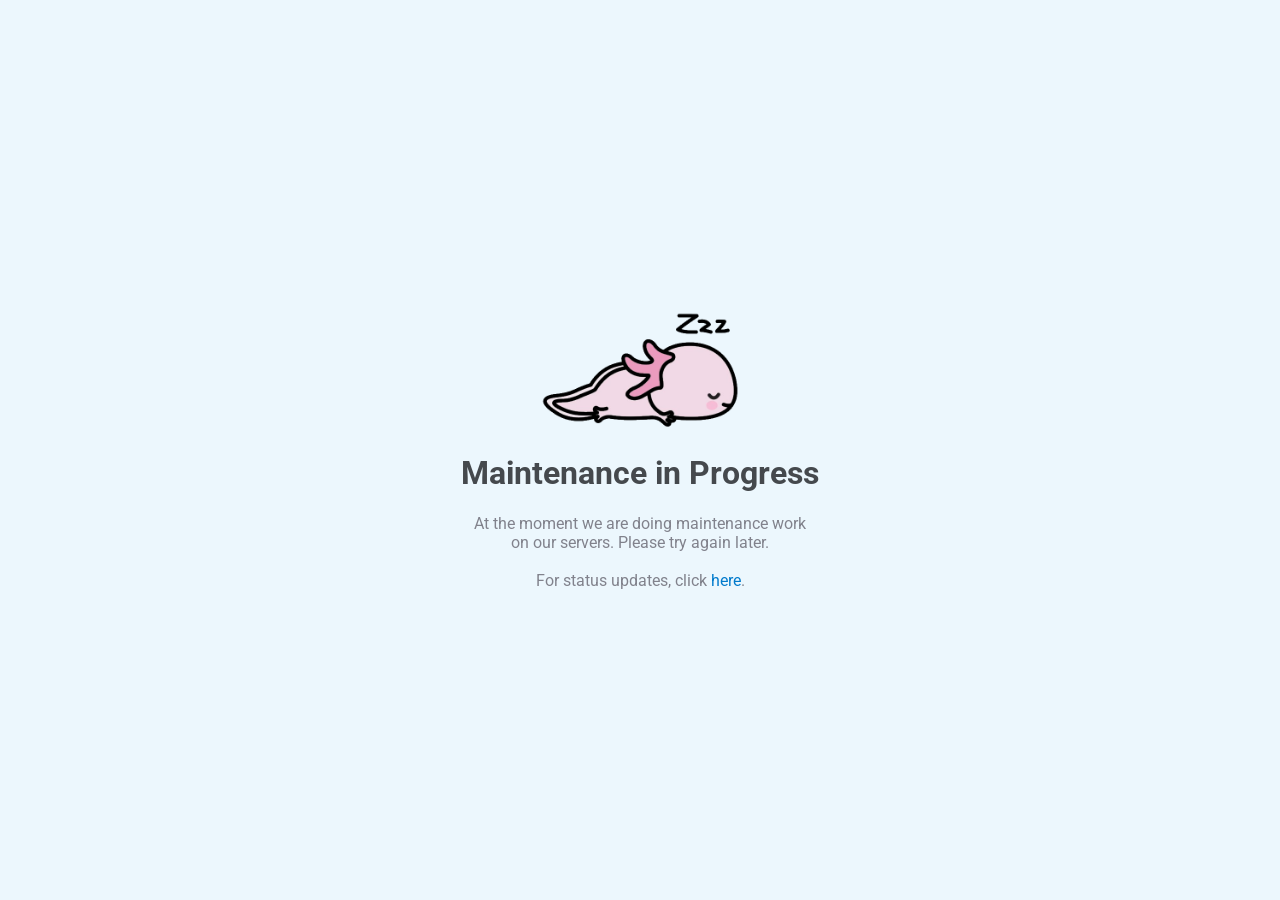
<file: index.html>
<!DOCTYPE html>
<html lang="en">

<head>
    <meta charset="UTF-8">
    <meta name="viewport" content="width=device-width, initial-scale=1.0">
    <meta http-equiv="X-UA-Compatible" content="ie=edge">
    <title>Maintenance</title>

    <link href="css/style.css" rel="stylesheet">
</head>

<body>
    <div class="container">
        <img class="axolotl" src="img/axolotl.png" alt="axolotl">
        <h1>Maintenance in Progress</h1>
        <span>At the moment we are doing maintenance work<br>
            on our servers. Please try again later.</span>
        <br>
        <br>
        <span>For status updates, click <a href="https://status.ccbluex.net">here</a>.</span>
    </div>
</body>

</html>
</file>
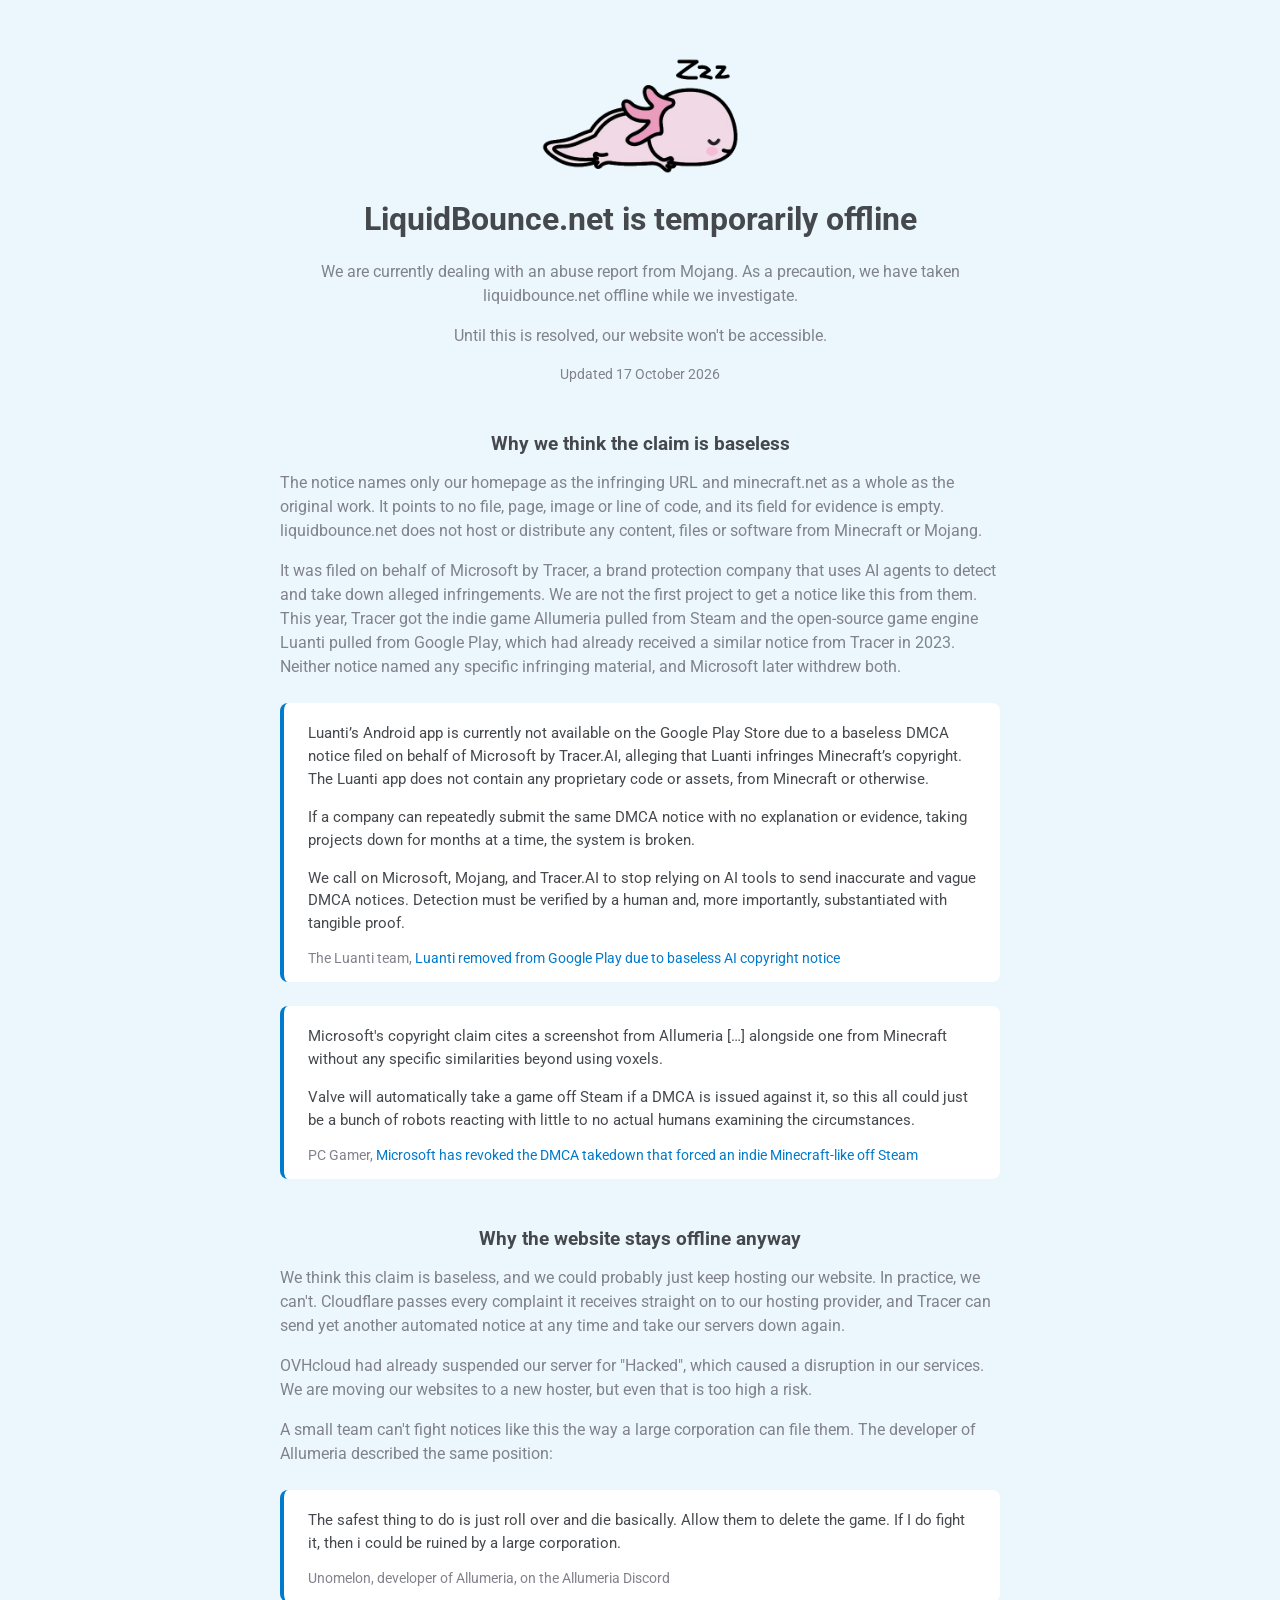
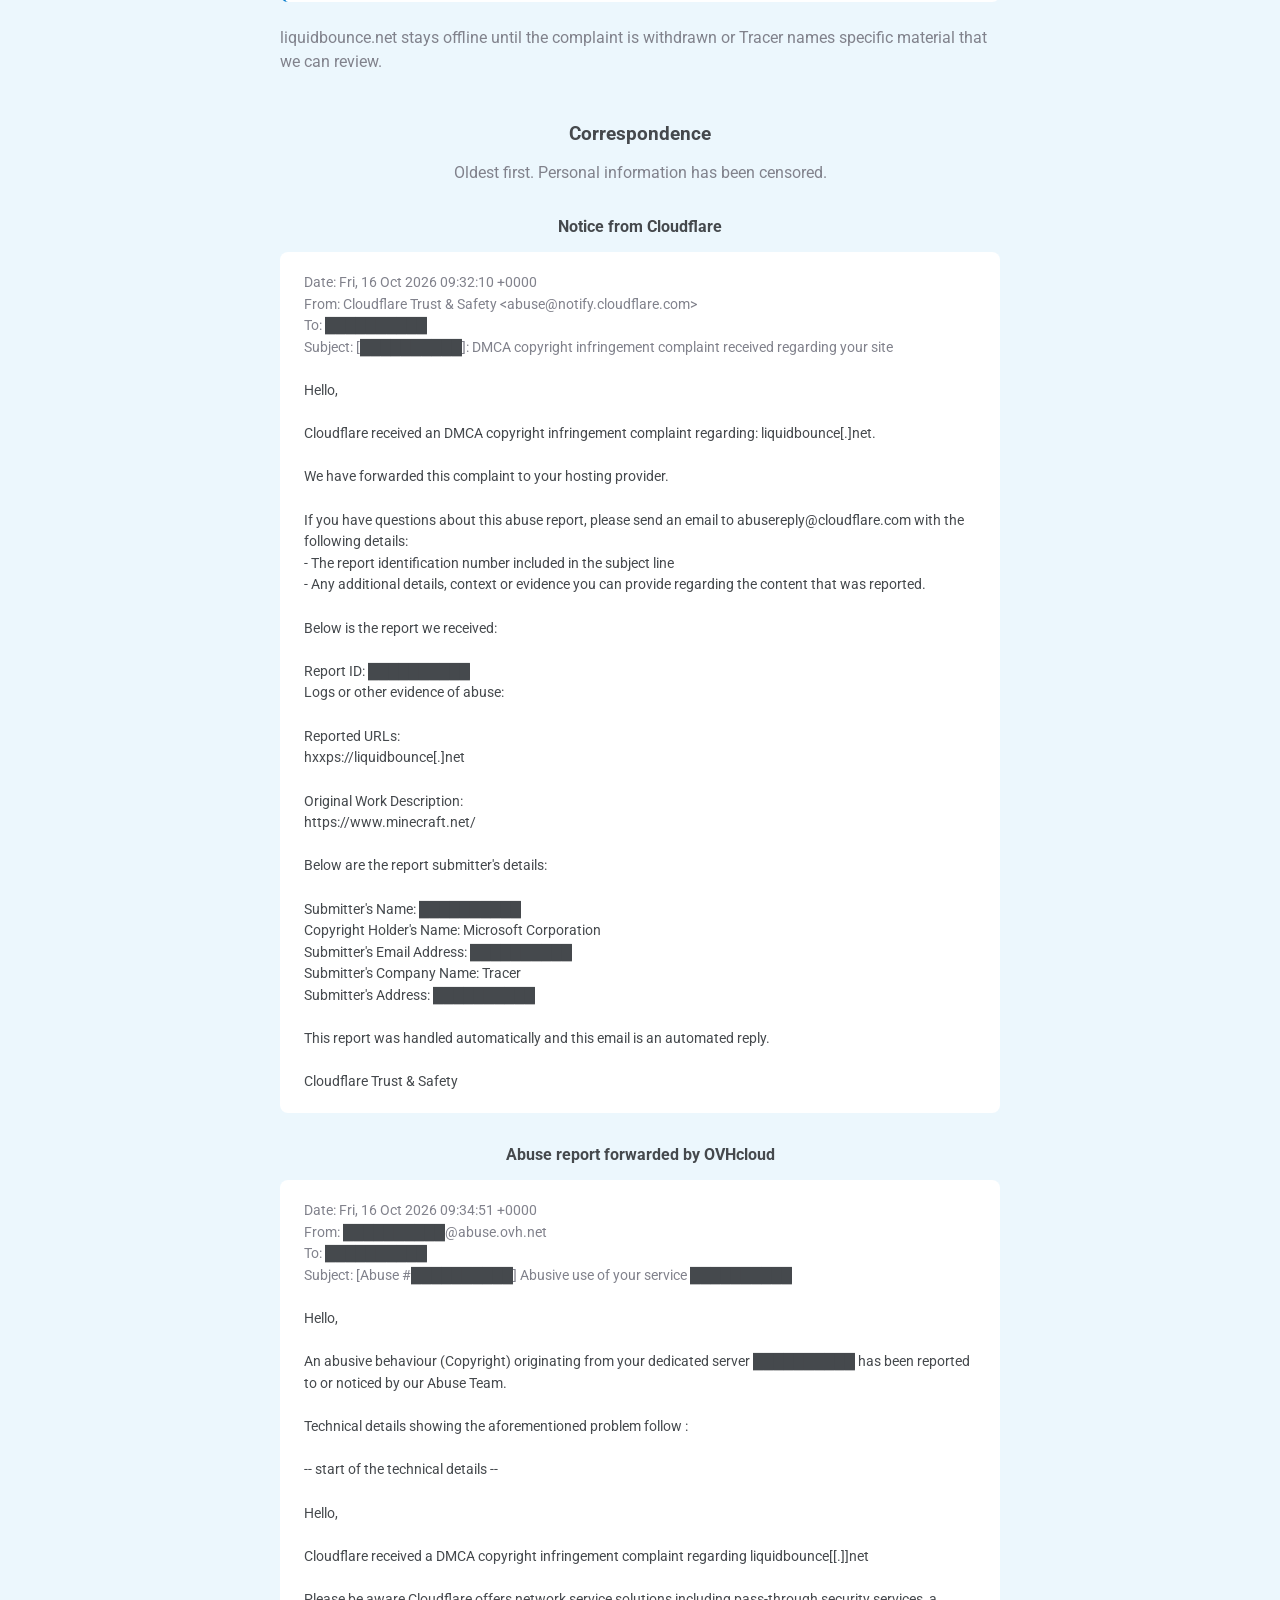
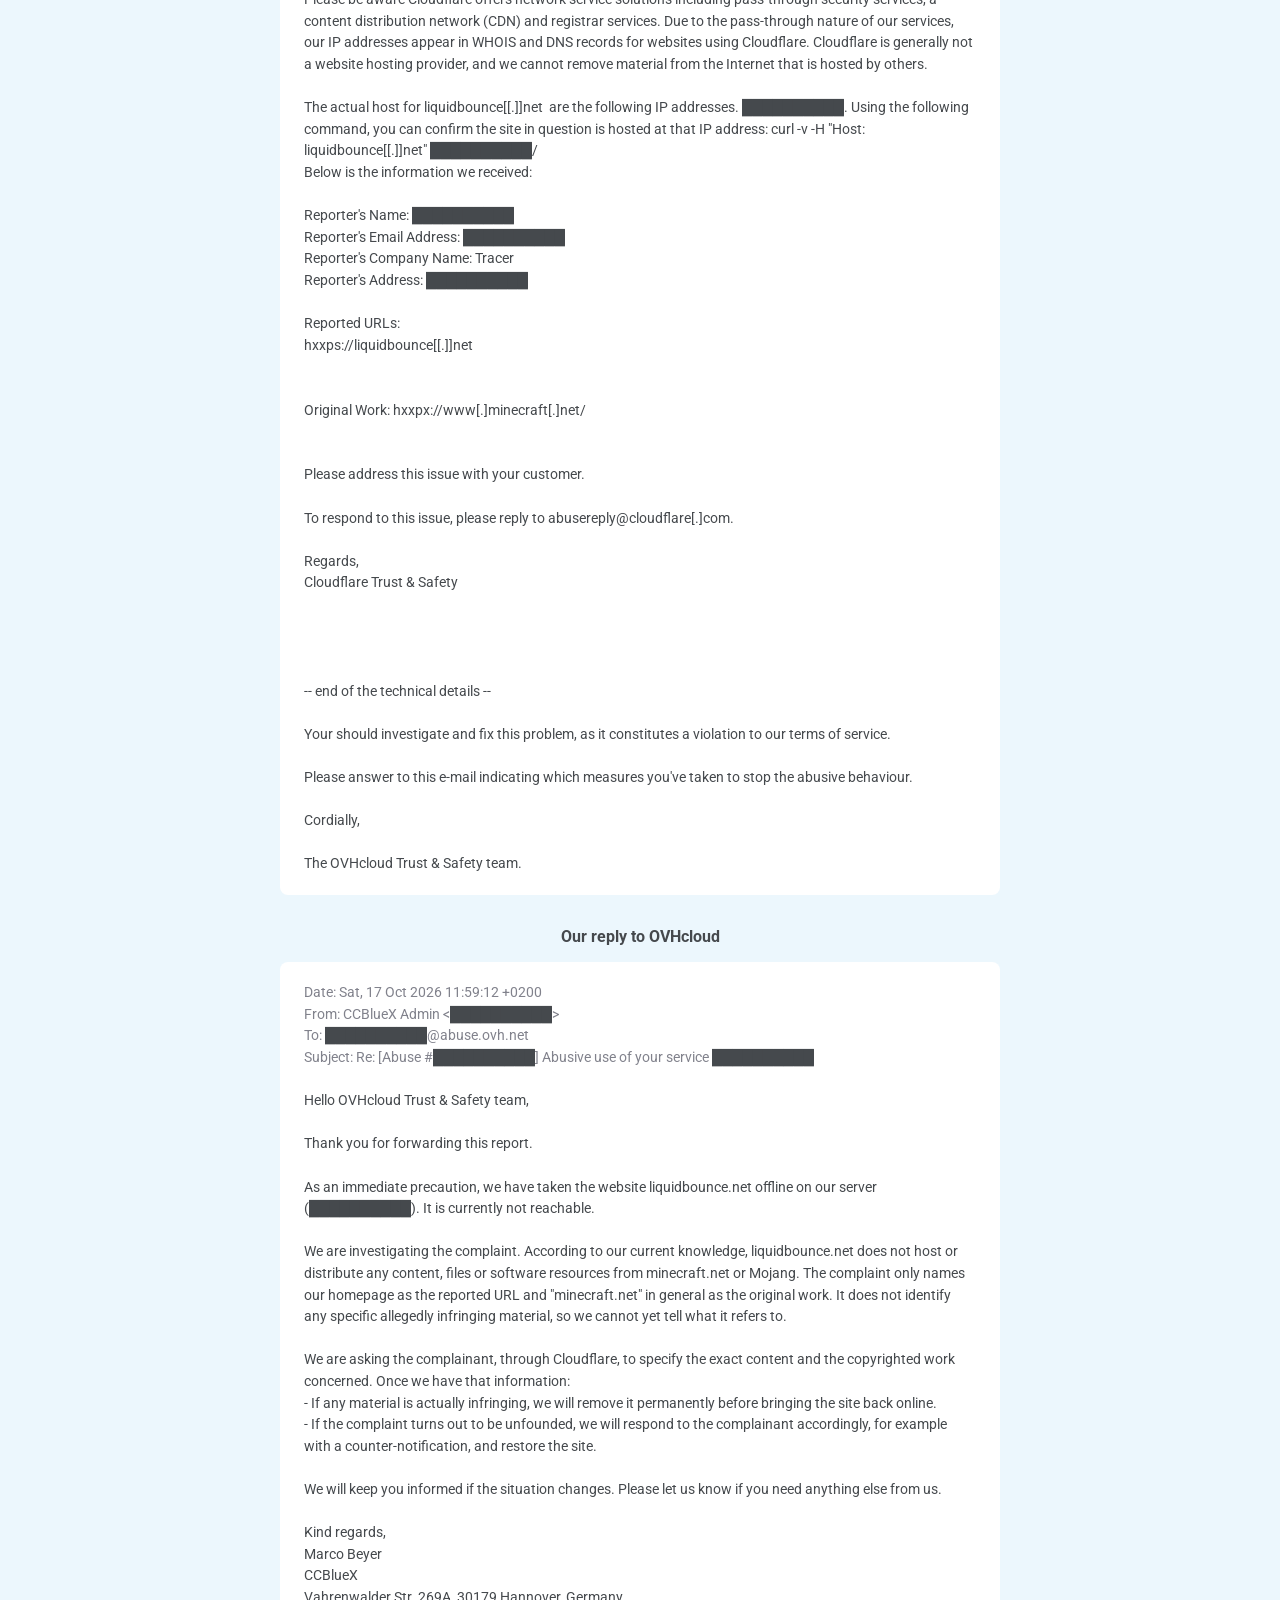
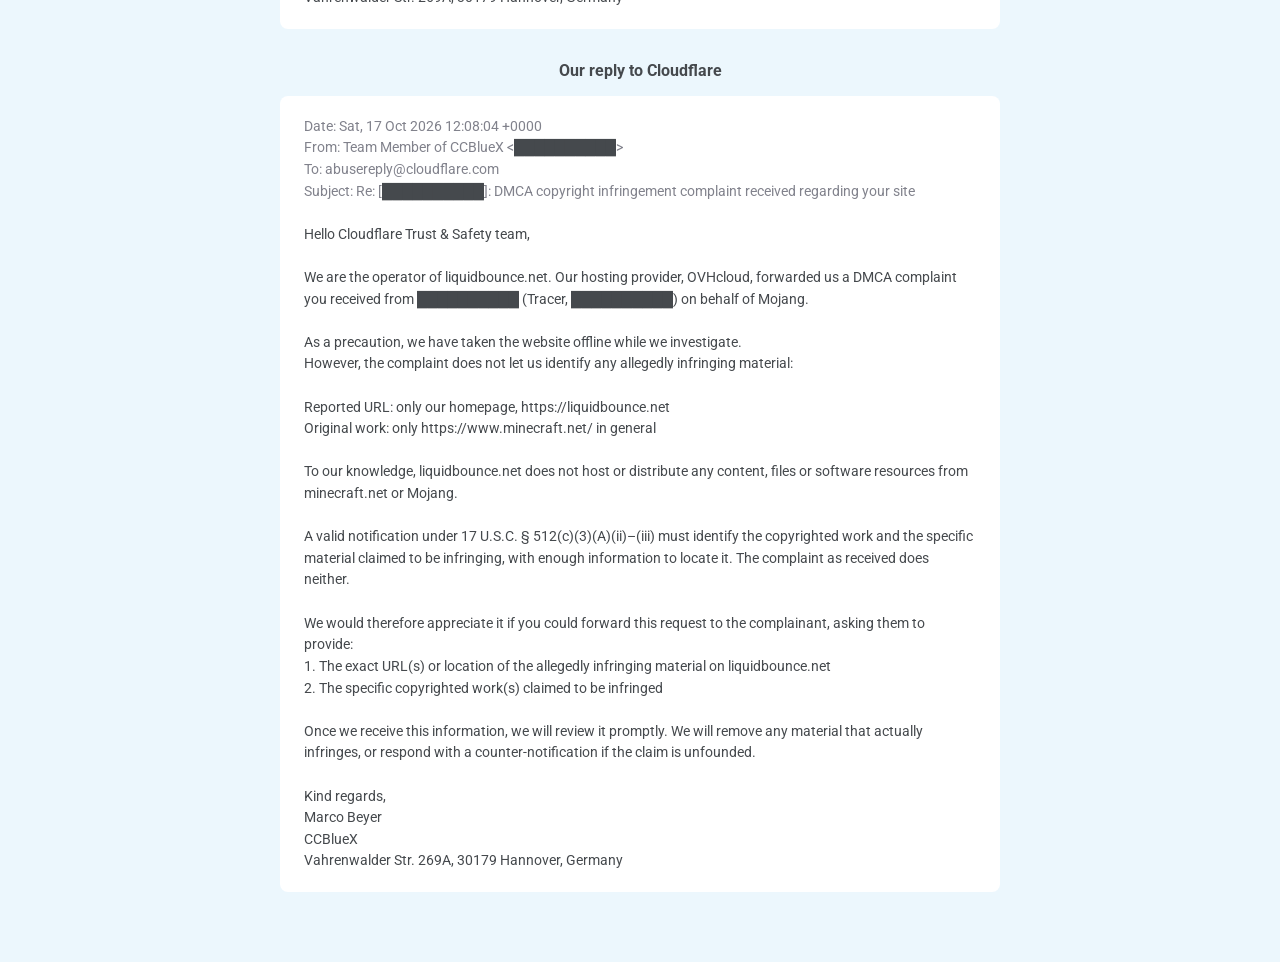
<file: liquidbounce/index.html>
<!DOCTYPE html>
<html lang="en">

<head>
    <meta charset="UTF-8">
    <meta name="viewport" content="width=device-width, initial-scale=1.0">
    <meta http-equiv="X-UA-Compatible" content="ie=edge">
    <title>LiquidBounce.net is offline</title>

    <link href="/css/style.css" rel="stylesheet">
</head>

<body>
    <div class="page">
        <img class="axolotl" src="/img/axolotl.png" alt="axolotl">
        <h1>LiquidBounce.net is temporarily offline</h1>
        <p>We are currently dealing with an abuse report from Mojang. As a precaution, we have taken
            liquidbounce.net offline while we investigate.</p>
        <p>Until this is resolved, our website won't be accessible.</p>
        <p class="updated">Updated 17 October 2026</p>

        <h2>Why we think the claim is baseless</h2>
        <div class="text">
            <p>The notice names only our homepage as the infringing URL and minecraft.net as a whole as the
                original work. It points to no file, page, image or line of code, and its field for evidence is
                empty. liquidbounce.net does not host or distribute any content, files or software from Minecraft
                or Mojang.</p>
            <p>It was filed on behalf of Microsoft by Tracer, a brand protection company that uses AI agents to
                detect and take down alleged infringements. We are not the first project to get a notice like
                this from them. This year, Tracer got the indie game Allumeria pulled from Steam and the
                open-source game engine Luanti pulled from Google Play, which had already received a similar
                notice from Tracer in 2023. Neither notice named any specific infringing material, and Microsoft
                later withdrew both.</p>
        </div>
        <blockquote class="quote">
            <p>Luanti’s Android app is currently not available on the Google Play Store due to a baseless DMCA
                notice filed on behalf of Microsoft by Tracer.AI, alleging that Luanti infringes Minecraft’s
                copyright. The Luanti app does not contain any proprietary code or assets, from Minecraft or
                otherwise.</p>
            <p>If a company can repeatedly submit the same DMCA notice with no explanation or evidence, taking
                projects down for months at a time, the system is broken.</p>
            <p>We call on Microsoft, Mojang, and Tracer.AI to stop relying on AI tools to send inaccurate and
                vague DMCA notices. Detection must be verified by a human and, more importantly, substantiated
                with tangible proof.</p>
            <cite>The Luanti team, <a href="https://blog.luanti.org/2026/08/27/luanti-dmca-tracer-ai/">Luanti
                    removed from Google Play due to baseless AI copyright notice</a></cite>
        </blockquote>
        <blockquote class="quote">
            <p>Microsoft's copyright claim cites a screenshot from Allumeria […] alongside one from Minecraft
                without any specific similarities beyond using voxels.</p>
            <p>Valve will automatically take a game off Steam if a DMCA is issued against it, so this all could
                just be a bunch of robots reacting with little to no actual humans examining the circumstances.</p>
            <cite>PC Gamer, <a
                    href="https://www.pcgamer.com/games/survival-crafting/i-genuinely-do-not-know-what-to-do-says-developer-of-minecraft-like-allumeria-after-microsoft-issues-a-dmca-takedown-forcing-it-off-steam/">Microsoft
                    has revoked the DMCA takedown that forced an indie Minecraft-like off Steam</a></cite>
        </blockquote>

        <h2>Why the website stays offline anyway</h2>
        <div class="text">
            <p>We think this claim is baseless, and we could probably just keep hosting our website. In practice,
                we can't. Cloudflare passes every complaint it receives straight on to our hosting provider, and
                Tracer can send yet another automated notice at any time and take our servers down again.</p>
            <p>OVHcloud had already suspended our server for "Hacked", which caused a disruption in our services.
                We are moving our websites to a new hoster, but even that is too high a risk.</p>
            <p>A small team can't fight notices like this the way a large corporation can file them. The
                developer of Allumeria described the same position:</p>
        </div>
        <blockquote class="quote">
            <p>The safest thing to do is just roll over and die basically. Allow them to delete the game. If I do
                fight it, then i could be ruined by a large corporation.</p>
            <cite>Unomelon, developer of Allumeria, on the Allumeria Discord</cite>
        </blockquote>
        <div class="text">
            <p>liquidbounce.net stays offline until the complaint is withdrawn or Tracer names specific material
                that we can review.</p>
        </div>

        <h2>Correspondence</h2>
        <p>Oldest first. Personal information has been censored.</p>

        <h3>Notice from Cloudflare</h3>
        <pre class="document"><span class="headers">Date: Fri, 16 Oct 2026 09:32:10 +0000
From: Cloudflare Trust &amp; Safety &lt;abuse@notify.cloudflare.com&gt;
To: <span class="redacted">██████████</span>
Subject: [<span class="redacted">██████████</span>]: DMCA copyright infringement complaint received regarding your site</span>

Hello,

Cloudflare received an DMCA copyright infringement complaint regarding: liquidbounce[.]net.

We have forwarded this complaint to your hosting provider.

If you have questions about this abuse report, please send an email to abusereply@cloudflare.com with the following details:
- The report identification number included in the subject line
- Any additional details, context or evidence you can provide regarding the content that was reported.

Below is the report we received:

Report ID: <span class="redacted">██████████</span>
Logs or other evidence of abuse:

Reported URLs:
hxxps://liquidbounce[.]net

Original Work Description:
https://www.minecraft.net/

Below are the report submitter's details:

Submitter's Name: <span class="redacted">██████████</span>
Copyright Holder's Name: Microsoft Corporation
Submitter's Email Address: <span class="redacted">██████████</span>
Submitter's Company Name: Tracer
Submitter's Address: <span class="redacted">██████████</span>

This report was handled automatically and this email is an automated reply.

Cloudflare Trust &amp; Safety</pre>

        <h3>Abuse report forwarded by OVHcloud</h3>
        <pre class="document"><span class="headers">Date: Fri, 16 Oct 2026 09:34:51 +0000
From: <span class="redacted">██████████</span>@abuse.ovh.net
To: <span class="redacted">██████████</span>
Subject: [Abuse #<span class="redacted">██████████</span>] Abusive use of your service <span class="redacted">██████████</span></span>

Hello,

An abusive behaviour (Copyright) originating from your dedicated server <span class="redacted">██████████</span> has been reported to or noticed by our Abuse Team.

Technical details showing the aforementioned problem follow :

-- start of the technical details --

Hello,

Cloudflare received a DMCA copyright infringement complaint regarding liquidbounce[[.]]net

Please be aware Cloudflare offers network service solutions including pass-through security services, a content distribution network (CDN) and registrar services. Due to the pass-through nature of our services, our IP addresses appear in WHOIS and DNS records for websites using Cloudflare. Cloudflare is generally not a website hosting provider, and we cannot remove material from the Internet that is hosted by others.

The actual host for liquidbounce[[.]]net  are the following IP addresses. <span class="redacted">██████████</span>. Using the following command, you can confirm the site in question is hosted at that IP address: curl -v -H "Host: liquidbounce[[.]]net" <span class="redacted">██████████</span>/
Below is the information we received:

Reporter's Name: <span class="redacted">██████████</span>
Reporter's Email Address: <span class="redacted">██████████</span>
Reporter's Company Name: Tracer
Reporter's Address: <span class="redacted">██████████</span>

Reported URLs:
hxxps://liquidbounce[[.]]net


Original Work: hxxpx://www[.]minecraft[.]net/


Please address this issue with your customer.

To respond to this issue, please reply to abusereply@cloudflare[.]com.

Regards,
Cloudflare Trust &amp; Safety




-- end of the technical details --

Your should investigate and fix this problem, as it constitutes a violation to our terms of service.

Please answer to this e-mail indicating which measures you've taken to stop the abusive behaviour.

Cordially,

The OVHcloud Trust &amp; Safety team.</pre>

        <h3>Our reply to OVHcloud</h3>
        <pre class="document"><span class="headers">Date: Sat, 17 Oct 2026 11:59:12 +0200
From: CCBlueX Admin &lt;<span class="redacted">██████████</span>&gt;
To: <span class="redacted">██████████</span>@abuse.ovh.net
Subject: Re: [Abuse #<span class="redacted">██████████</span>] Abusive use of your service <span class="redacted">██████████</span></span>

Hello OVHcloud Trust &amp; Safety team,

Thank you for forwarding this report.

As an immediate precaution, we have taken the website liquidbounce.net offline on our server (<span class="redacted">██████████</span>). It is currently not reachable.

We are investigating the complaint. According to our current knowledge, liquidbounce.net does not host or distribute any content, files or software resources from minecraft.net or Mojang. The complaint only names our homepage as the reported URL and "minecraft.net" in general as the original work. It does not identify any specific allegedly infringing material, so we cannot yet tell what it refers to.

We are asking the complainant, through Cloudflare, to specify the exact content and the copyrighted work concerned. Once we have that information:
- If any material is actually infringing, we will remove it permanently before bringing the site back online.
- If the complaint turns out to be unfounded, we will respond to the complainant accordingly, for example with a counter-notification, and restore the site.

We will keep you informed if the situation changes. Please let us know if you need anything else from us.

Kind regards,
Marco Beyer
CCBlueX
Vahrenwalder Str. 269A, 30179 Hannover, Germany</pre>

        <h3>Our reply to Cloudflare</h3>
        <pre class="document"><span class="headers">Date: Sat, 17 Oct 2026 12:08:04 +0000
From: Team Member of CCBlueX &lt;<span class="redacted">██████████</span>&gt;
To: abusereply@cloudflare.com
Subject: Re: [<span class="redacted">██████████</span>]: DMCA copyright infringement complaint received regarding your site</span>

Hello Cloudflare Trust &amp; Safety team,

We are the operator of liquidbounce.net. Our hosting provider, OVHcloud, forwarded us a DMCA complaint you received from <span class="redacted">██████████</span> (Tracer, <span class="redacted">██████████</span>) on behalf of Mojang.

As a precaution, we have taken the website offline while we investigate.
However, the complaint does not let us identify any allegedly infringing material:

Reported URL: only our homepage, https://liquidbounce.net
Original work: only https://www.minecraft.net/ in general

To our knowledge, liquidbounce.net does not host or distribute any content, files or software resources from minecraft.net or Mojang.

A valid notification under 17 U.S.C. § 512(c)(3)(A)(ii)–(iii) must identify the copyrighted work and the specific material claimed to be infringing, with enough information to locate it. The complaint as received does neither.

We would therefore appreciate it if you could forward this request to the complainant, asking them to provide:
1. The exact URL(s) or location of the allegedly infringing material on liquidbounce.net
2. The specific copyrighted work(s) claimed to be infringed

Once we receive this information, we will review it promptly. We will remove any material that actually infringes, or respond with a counter-notification if the claim is unfounded.

Kind regards,
Marco Beyer
CCBlueX
Vahrenwalder Str. 269A, 30179 Hannover, Germany</pre>
    </div>
</body>

</html>
</file>
<file: css/style.css>
@import url("https://fonts.googleapis.com/css?family=Roboto:400,500");

body {
    font-family: "Roboto", sans-serif;
    background-color: #ECF7FD;
}

.container {
    position: absolute;
    left: 50%;
    top: 50%;
    -webkit-transform: translate(-50%, -50%);
    transform: translate(-50%, -50%);
    text-align: center;
}

.axolotl {
    width: 200px;
    max-width: 90%;
}

h1 {
    color: #45494D;
}

span {
    color: #81828C;
}

a {
    color: #007ACC;
    text-decoration: none;
}

a:hover {
    text-decoration: underline;
}

a:visited {
    color: #007ACC;
}

.page {
    max-width: 720px;
    margin: 0 auto;
    padding: 48px 20px;
    text-align: center;
}

.page p {
    color: #81828C;
    line-height: 1.5;
}

.page h2 {
    color: #45494D;
    font-size: 1.2em;
    margin-top: 2.5em;
}

.page h3 {
    color: #45494D;
    font-size: 1em;
    margin-top: 2em;
}

.text {
    text-align: left;
}

.quote {
    text-align: left;
    margin: 1.5em 0;
    padding: 4px 24px 16px;
    background-color: #FFFFFF;
    border-left: 4px solid #007ACC;
    border-radius: 8px;
}

.page .quote p {
    color: #45494D;
    font-size: 0.95em;
}

.quote cite {
    display: block;
    color: #81828C;
    font-size: 0.85em;
    font-style: normal;
}

.page .updated {
    font-size: 0.85em;
}

.document {
    text-align: left;
    background-color: #FFFFFF;
    border-radius: 8px;
    padding: 20px 24px;
    color: #45494D;
    font-family: inherit;
    font-size: 0.9em;
    line-height: 1.5;
    white-space: pre-wrap;
    overflow-wrap: anywhere;
}

.headers {
    color: #81828C;
}

.redacted {
    color: #45494D;
    background-color: #45494D;
    border-radius: 2px;
    user-select: none;
}
</file>
